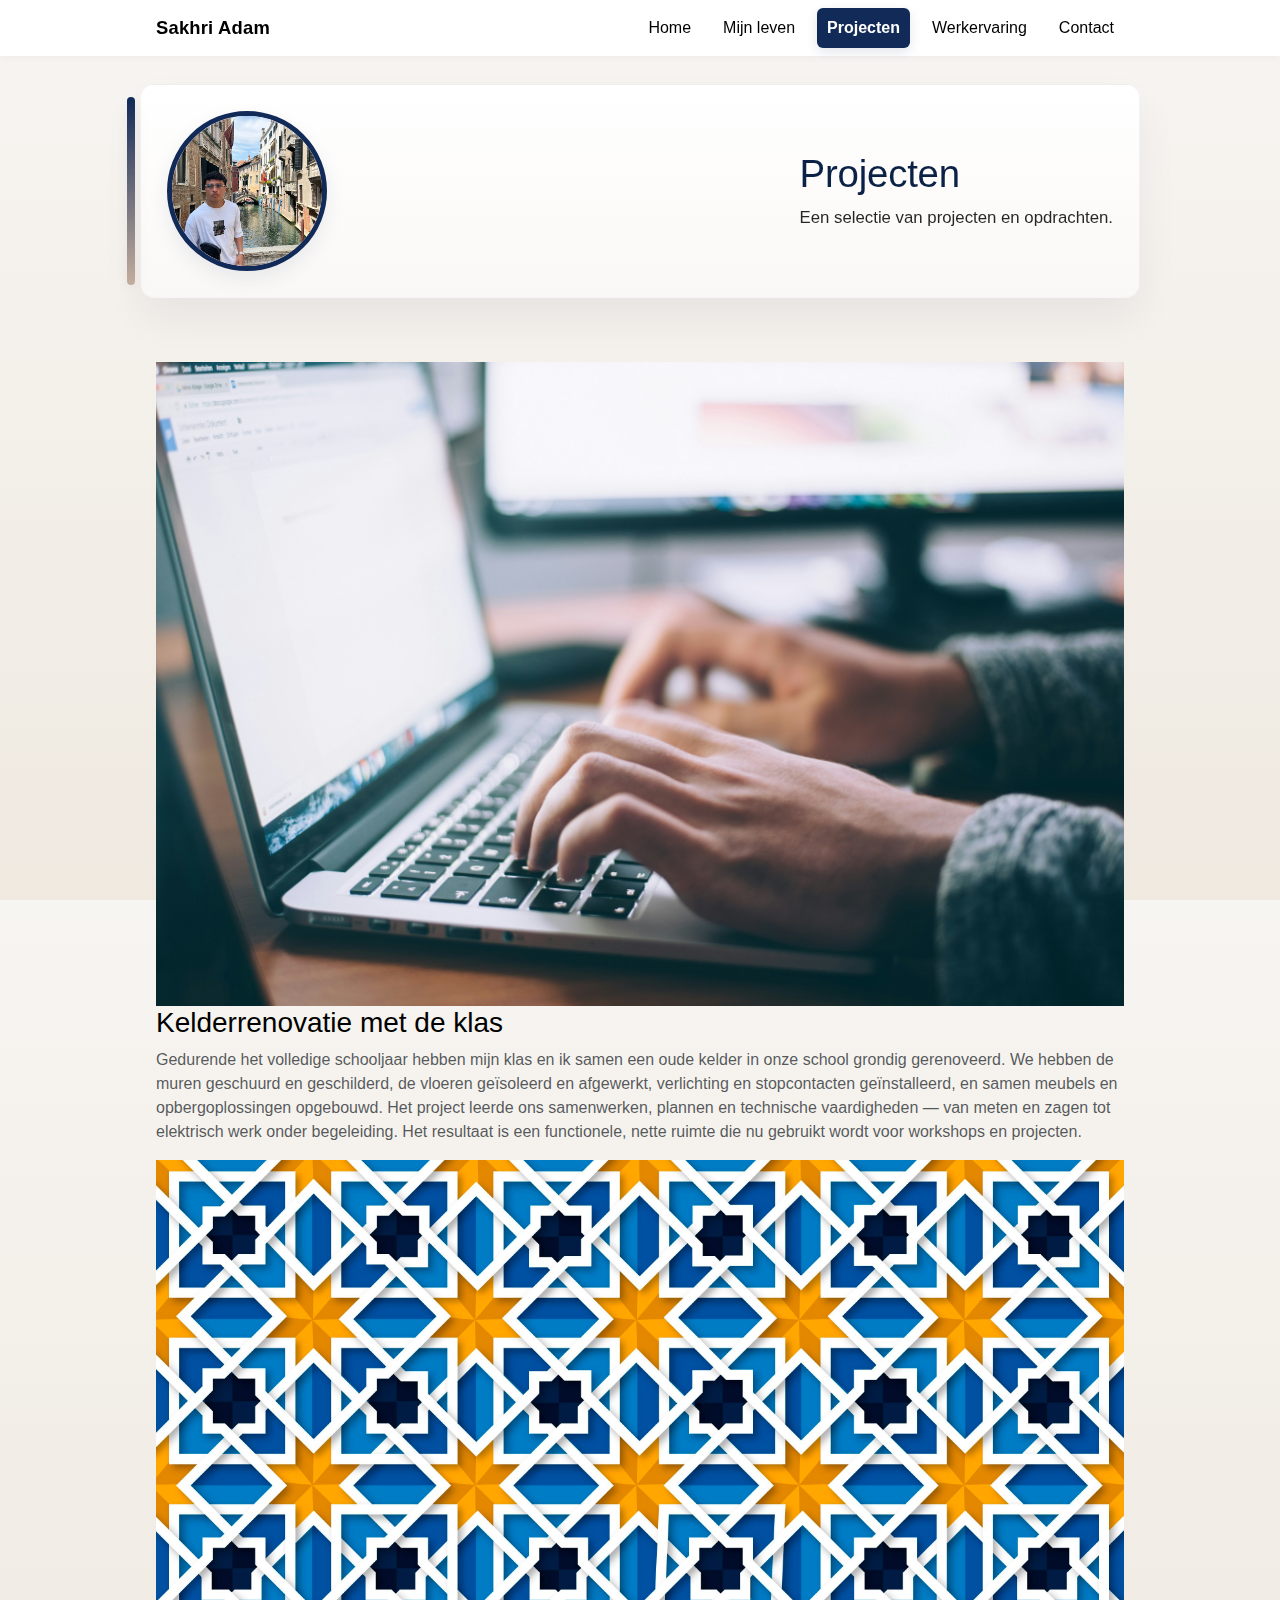
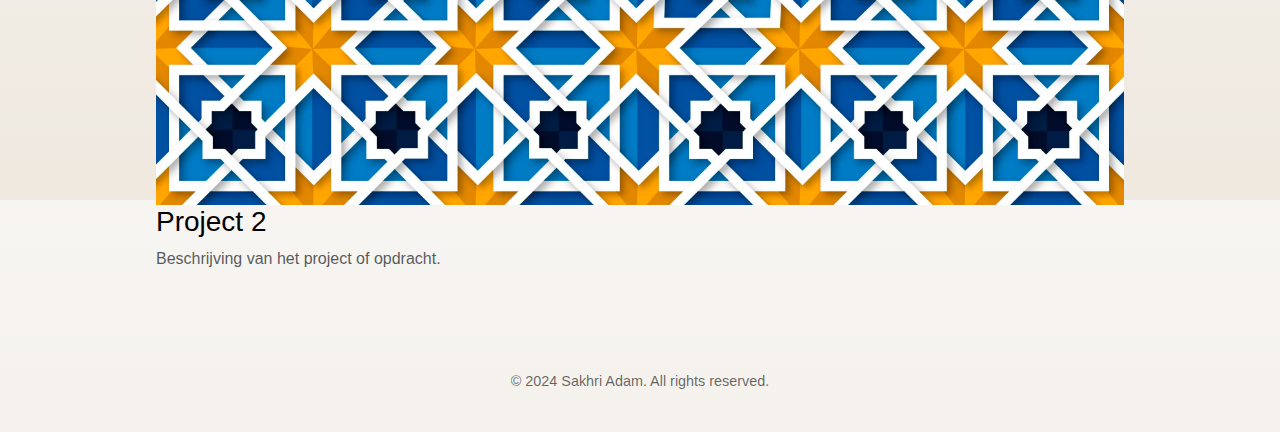
<file: Projecten.html>
<!DOCTYPE html>
<html lang="nl">
<head>
    <meta charset="UTF-8">
    <meta name="viewport" content="width=device-width, initial-scale=1">
    <title>Projecten - Sakhri Adam</title>

    <link href="https://cdn.jsdelivr.net/npm/bootstrap@5.3.2/dist/css/bootstrap.min.css" rel="stylesheet">
    <link rel="stylesheet" href="Style.css">
</head>
<body>
<nav>
    <div class="container">
        <h1>Sakhri Adam</h1>
        <ul class="main-nav">
            <li><a href="Index.html">Home</a></li>
            <li><a href="Index.html#content-groep">Mijn leven</a></li>
            <li><a class="active" href="Projecten.html">Projecten</a></li>
            <li><a href="Werkervaring.html">Werkervaring</a></li>
            <li><a href="Index.html#footer">Contact</a></li>
        </ul>
    </div>
</nav>

<header>
    <div class="container header-inner">
        <div class="profiel-foto">
            <img class="me" src="Assets/Pfoto1.jpg" alt="foto Adam Sakhri"/>
        </div>
        <div class="hero">
            <h2>Projecten</h2>
            <p>Een selectie van projecten en opdrachten.</p>
        </div>
    </div>
</header>

<div class="container">
<main class="content-groep" style="padding-top:20px;">
    <section class="projects-grid">
        <div class="project-card">
            <img src="Assets/glenn-carstens-peters-npxXWgQ33ZQ-unsplash.jpg" alt="Kelder renovatie">
            <h3>Kelderrenovatie met de klas</h3>
            <p class="text-muted">Gedurende het volledige schooljaar hebben mijn klas en ik samen een oude kelder in onze school grondig gerenoveerd. We hebben de muren geschuurd en geschilderd, de vloeren geïsoleerd en afgewerkt, verlichting en stopcontacten geïnstalleerd, en samen meubels en opbergoplossingen opgebouwd. Het project leerde ons samenwerken, plannen en technische vaardigheden — van meten en zagen tot elektrisch werk onder begeleiding. Het resultaat is een functionele, nette ruimte die nu gebruikt wordt voor workshops en projecten.</p>
        </div>
        <div class="project-card">
            <a href="Projecten.html"><img src="Assets/12979732_5102024.jpg" alt="Project 2"></a>
            <h3>Project 2</h3>
            <p class="text-muted">Beschrijving van het project of opdracht.</p>
        </div>
    </section>
</main>
</div>

<footer id="footer" class="footer">
    <div class="contacts">
        <a href="mailto:Sakhriadam52@gmail.com"></a>
    </div>
    <div class="contacts">
        <a href="tel:0492436359"></a>
    </div>
    <div class="contacts">
        <a href="https://www.instagram.com/adam.sakhri/"></a>
    </div>
    <p>© 2024 Sakhri Adam. All rights reserved.</p>
</footer>

</body>
</html>
</file>
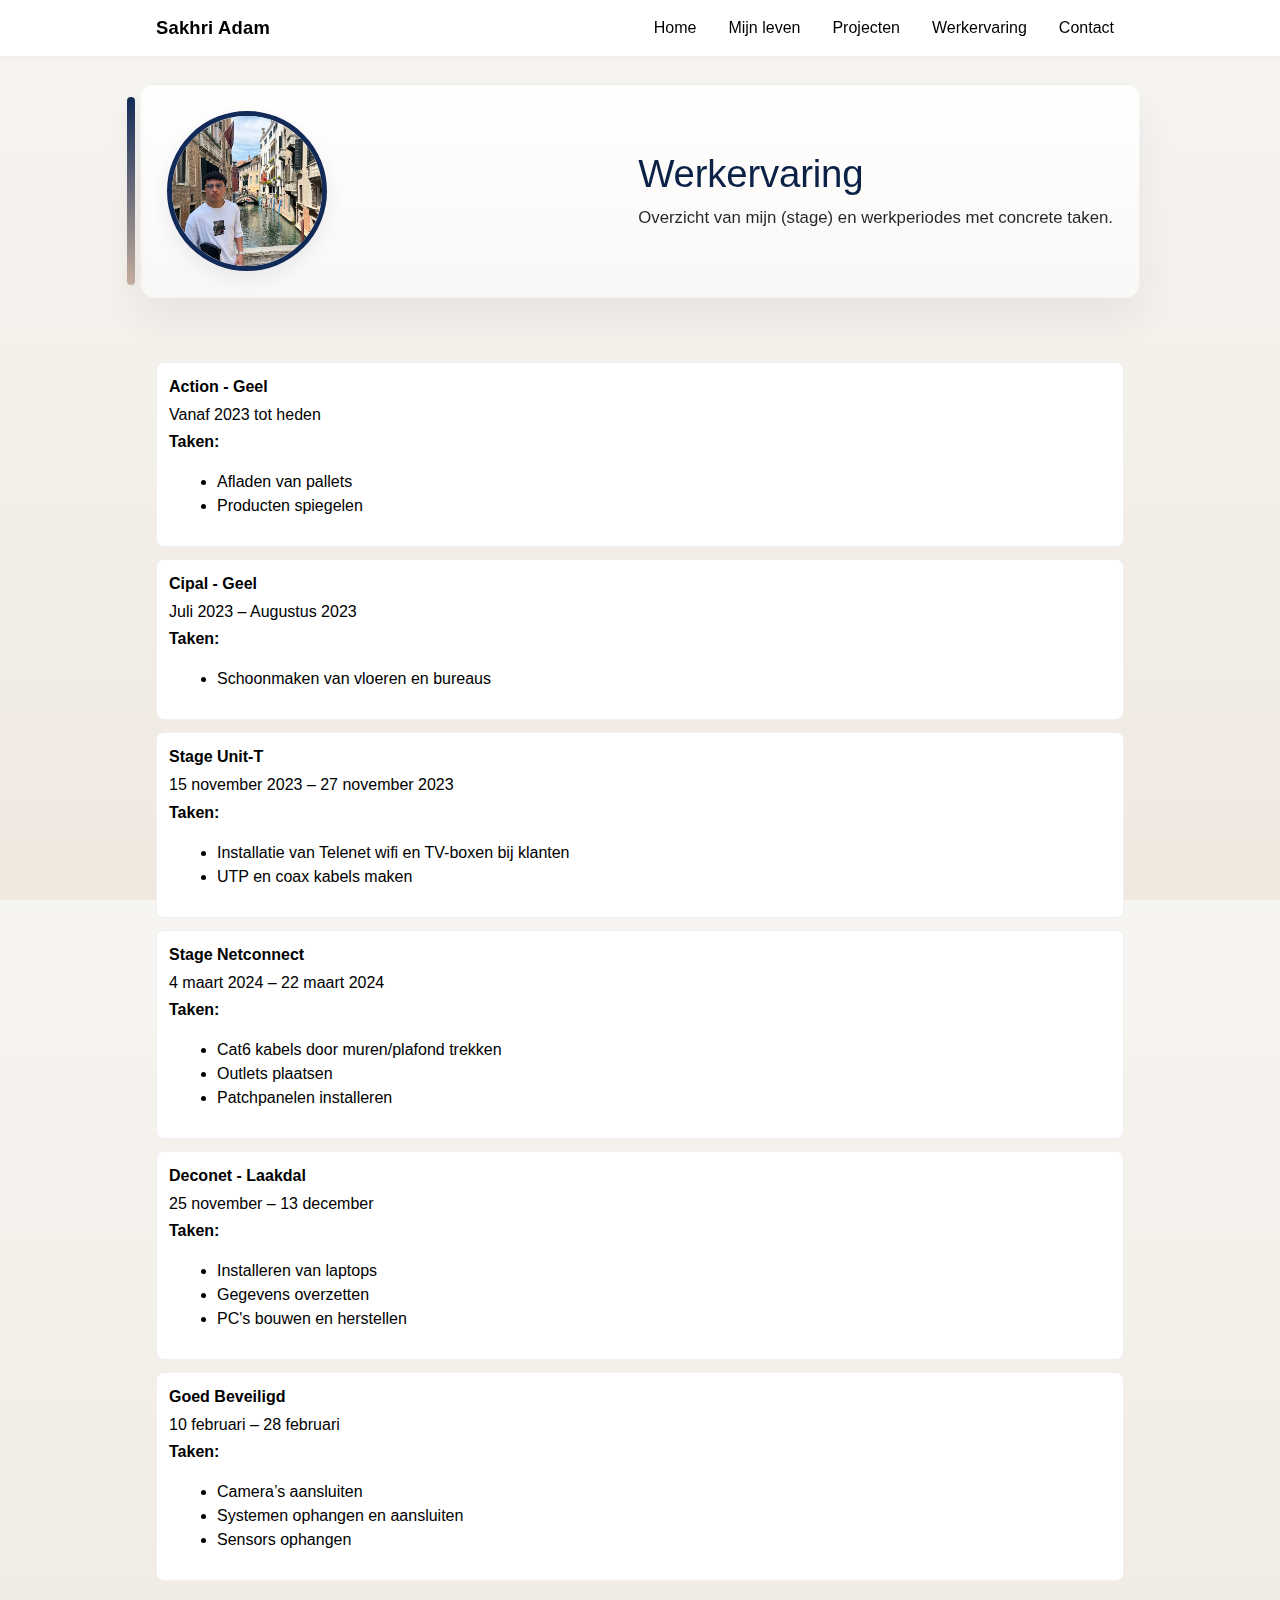
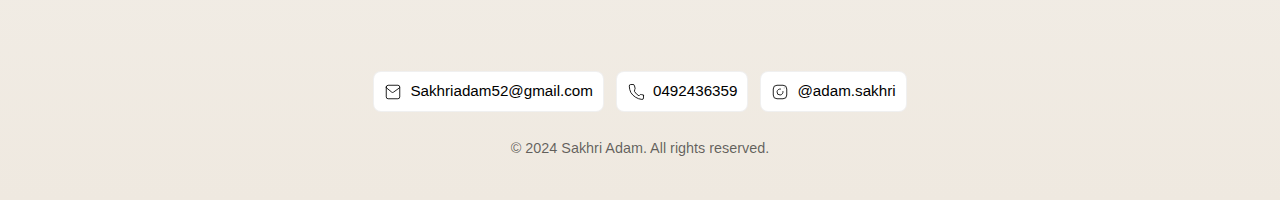
<file: Werkervaring.html>
<!DOCTYPE html>
<html lang="nl">
<head>
    <meta charset="UTF-8">
    <meta name="viewport" content="width=device-width, initial-scale=1">
    <title>Werkervaring - Sakhri Adam</title>

    <link href="https://cdn.jsdelivr.net/npm/bootstrap@5.3.2/dist/css/bootstrap.min.css" rel="stylesheet">
    <link rel="stylesheet" href="Style.css">
</head>
<body>
<nav>
    <div class="container">
        <h1>Sakhri Adam</h1>
        <ul class="main-nav">
            <li><a href="Index.html">Home</a></li>
            <li>  <a href="Index.html#content-groep">Mijn leven</a></li>
            <li><a href="Projecten.html">Projecten</a></li>
            <li><a href="Werkervaring.html">Werkervaring</a></li>
            <li><a href="Index.html#footer">Contact</a></li>
        </ul>
    </div>
</nav>

<header>
    <div class="container header-inner">
        <div class="profiel-foto">
            <img class="me" src="Assets/Pfoto1.jpg" alt="foto Adam Sakhri"/>
        </div>
        <div class="hero">
            <h2>Werkervaring</h2>
            <p>Overzicht van mijn (stage) en werkperiodes met concrete taken.</p>
        </div>
    </div>
</header>

<!-- container wrapper voor main content -->
<div class="container">
<main class="content-groep" style="padding-top:20px;">
    <section class="timeline" aria-label="Werkervaring timeline">
        <!-- Action Geel -->
        <div class="timeline-item">
            <span class="year">Action - Geel</span>
            <div class="content">
                <h3>Vanaf 2023 tot heden</h3>
                <p><strong>Taken:</strong></p>
                <ul>
                    <li>Afladen van pallets</li>
                    <li>Producten spiegelen</li>
                </ul>
            </div>
        </div>

        <!-- Cipal Geel -->
        <div class="timeline-item">
            <span class="year">Cipal - Geel</span>
            <div class="content">
                <h3>Juli 2023 – Augustus 2023</h3>
                <p><strong>Taken:</strong></p>
                <ul>
                    <li>Schoonmaken van vloeren en bureaus</li>
                </ul>
            </div>
        </div>

        <!-- Stage Unit-T -->
        <div class="timeline-item">
            <span class="year">Stage Unit-T</span>
            <div class="content">
                <h3>15 november 2023 – 27 november 2023</h3>
                <p><strong>Taken:</strong></p>
                <ul>
                    <li>Installatie van Telenet wifi en TV-boxen bij klanten</li>
                    <li>UTP en coax kabels maken</li>
                </ul>
            </div>
        </div>

        <!-- Stage Netconnect -->
        <div class="timeline-item">
            <span class="year">Stage Netconnect</span>
            <div class="content">
                <h3>4 maart 2024 – 22 maart 2024</h3>
                <p><strong>Taken:</strong></p>
                <ul>
                    <li>Cat6 kabels door muren/plafond trekken</li>
                    <li>Outlets plaatsen</li>
                    <li>Patchpanelen installeren</li>
                </ul>
            </div>
        </div>

        <!-- Deconet Laakdal -->
        <div class="timeline-item">
            <span class="year">Deconet - Laakdal</span>
            <div class="content">
                <h3>25 november – 13 december</h3>
                <p><strong>Taken:</strong></p>
                <ul>
                    <li>Installeren van laptops</li>
                    <li>Gegevens overzetten</li>
                    <li>PC's bouwen en herstellen</li>
                </ul>
            </div>
        </div>

        <!-- Goed Beveiligd -->
        <div class="timeline-item">
            <span class="year">Goed Beveiligd</span>
            <div class="content">
                <h3>10 februari – 28 februari</h3>
                <p><strong>Taken:</strong></p>
                <ul>
                    <li>Camera’s aansluiten</li>
                    <li>Systemen ophangen en aansluiten</li>
                    <li>Sensors ophangen</li>
                </ul>
            </div>
        </div>

    </section>


</main>
</div>

<footer id="footer" class="footer">
    <div class="container footer-inner">
        <a class="contact-link" href="mailto:Sakhriadam52@gmail.com" aria-label="E-mail sturen">
            <!-- email icon -->
            <svg class="contact-icon" xmlns="http://www.w3.org/2000/svg" width="20" height="20" viewBox="0 0 24 24" fill="none" aria-hidden="true">
                <path d="M3 5.5A2.5 2.5 0 0 1 5.5 3h13A2.5 2.5 0 0 1 21 5.5v13A2.5 2.5 0 0 1 18.5 21h-13A2.5 2.5 0 0 1 3 18.5v-13Z" stroke="#0a0a0a" stroke-width="1.2" stroke-linecap="round" stroke-linejoin="round"/>
                <path d="M21 6.2 12.7 12.2a2 2 0 0 1-2.4 0L3 6.2" stroke="#0a0a0a" stroke-width="1.2" stroke-linecap="round" stroke-linejoin="round"/>
            </svg>
            <span class="contact-label">Sakhriadam52@gmail.com</span>
        </a>

        <a class="contact-link" href="tel:0492436359" aria-label="Bel 0492436359">
            <!-- phone icon -->
            <svg class="contact-icon" xmlns="http://www.w3.org/2000/svg" width="20" height="20" viewBox="0 0 24 24" fill="none" aria-hidden="true">
                <path d="M22 16.92v3a2 2 0 0 1-2.18 2 19.86 19.86 0 0 1-8.63-3.07 19.5 19.5 0 0 1-6-6A19.86 19.86 0 0 1 3.08 4.18 2 2 0 0 1 5 2h3a2 2 0 0 1 2 1.72c.12 1.05.36 2.07.7 3.04a2 2 0 0 1-.45 2.11L9.91 11.09a16 16 0 0 0 6 6l1.22-1.22a2 2 0 0 1 2.11-.45c.97.34 1.99.58 3.04.7A2 2 0 0 1 22 16.92z" stroke="#0a0a0a" stroke-width="1.2" stroke-linecap="round" stroke-linejoin="round"/>
            </svg>
            <span class="contact-label">0492436359</span>
        </a>

        <a class="contact-link" href="https://www.instagram.com/adam.sakhri/?hl=nl" target="_blank" rel="noopener noreferrer" aria-label="Instagram profiel">
            <!-- instagram icon -->
            <svg class="contact-icon" xmlns="http://www.w3.org/2000/svg" width="20" height="20" viewBox="0 0 24 24" fill="none" aria-hidden="true">
                <rect x="3" y="3" width="18" height="18" rx="5" ry="5" stroke="#0a0a0a" stroke-width="1.2"/>
                <path d="M16 11.37A4 4 0 1 1 12.63 8" stroke="#0a0a0a" stroke-width="1.2" stroke-linecap="round" stroke-linejoin="round"/>
                <circle cx="17.5" cy="6.5" r="0.5" fill="#0a0a0a" />
            </svg>
            <span class="contact-label">@adam.sakhri</span>
        </a>
    </div>
    <p>© 2024 Sakhri Adam. All rights reserved.</p>
</footer>

</body>
</html>
</file>
<file: Style.css>
/* Eenvoudige, basis CSS voor de site */
/* Reset en basis */
* { box-sizing: border-box; margin: 0; padding: 0; }
html, body { height: 100%; }
body {
  font-family: Arial, Helvetica, sans-serif;
  color: #000; /* zet alle tekst standaard op zwart */
  background: linear-gradient(180deg, #f7f5f2, #efe9e0);
  -webkit-font-smoothing: antialiased;
}
.container { max-width: 1000px; margin: 0 auto; padding: 16px; }

/* NAV */
nav { background: rgba(255,255,255,0.95); box-shadow: 0 2px 8px rgba(0,0,0,0.04); position: sticky; top: 0; }
nav .container { display:flex; align-items:center; justify-content:space-between; padding-top: 8px; padding-bottom: 8px; }
nav h1 { font-size: 1.15rem; letter-spacing: 0.2px; font-weight:800; margin:0; }
.main-nav { list-style:none; display:flex; gap:12px; padding:0; margin:0; }
.main-nav li { list-style:none; }
.main-nav a { text-decoration:none; color: #000; padding:8px 10px; border-radius:6px; display:inline-block; }
.main-nav a:hover { background: rgba(0,0,0,0.06); }

/* Actieve nav-link styling */
.main-nav a.active {
  background: #112A57; /* donkerblauw passend bij je kleurpalet */
  color: #fff;
  box-shadow: 0 4px 12px rgba(17,42,87,0.12);
  font-weight:700;
}

/* Kleine transities voor een net effect */
.main-nav a, .contact-link { transition: background 150ms ease, color 150ms ease, transform 120ms ease; }

/* HEADER (verbeterde kaart-sheen) */
header {
  width: 100%;
  padding: 28px 0;
}

/* hero container als kaart: wit vlak met zachte schaduw */
.header-inner {
  display: flex;
  flex-direction: column;
  align-items: center;
  gap: 18px;
  /* zachte, lichtgekleurde gradient voor de kaart */
  background: linear-gradient(180deg, #ffffff 0%, #faf8f6 100%);
  border-radius: 14px;
  padding: 22px;
  box-shadow: 0 20px 40px rgba(17,42,87,0.06);
  border: 1px solid rgba(0,0,0,0.04);
}

/* Decorative accent stripe for hero */
.header-inner { position: relative; overflow: visible; }
.header-inner::before {
  content: "";
  position: absolute;
  left: -12px;
  top: 12px;
  bottom: 12px;
  width: 8px;
  border-radius: 6px;
  background: linear-gradient(180deg, #112A57 0%, #C4AD9D 100%);
  box-shadow: 0 6px 16px rgba(17,42,87,0.06);
  transform: translateX(-2px);
  display: none; /* show only on larger screens */
}
@media (min-width: 780px) {
  .header-inner::before { display: block; }
}

/* profielfoto iets groter en met accent-border */
.profiel-foto {
  width: 140px;
  height: 140px;
  border-radius: 50%;
  overflow: hidden;
  border: 5px solid #112A57; /* accentkleur */
  box-shadow: 0 8px 20px rgba(17,42,87,0.08);
}
.profiel-foto img { width: 100%; height: 100%; object-fit: cover; display: block; }

/* hero-tekst verfijningen */
.hero { text-align: center; max-width: 960px; }
.hero h2 {
  font-size: clamp(1.6rem, 3.8vw, 2.4rem);
  color: #0b2246;
  letter-spacing: -0.2px;
  margin: 0 0 8px 0;
}
.hero p, .over-mij { color: rgba(0,0,0,0.85); font-size: clamp(0.95rem, 2vw, 1.05rem); line-height: 1.6; margin: 0; }
.hero-subtitle { color: rgba(0,0,0,0.75); margin-top: 6px; font-weight:600; }

/* Hero subtitle and meta badges */
.hero-meta { display:flex; gap:10px; margin-top:10px; flex-wrap:wrap; }
.hero-meta .badge {
  background: rgba(17,42,87,0.06);
  color: #112A57;
  padding:6px 12px;
  border-radius:999px;
  font-weight:700;
  font-size:0.88rem;
  border: 1px solid rgba(17,42,87,0.06);
}

/* Slightly larger hero text on desktop */
@media (min-width: 980px) {
  .hero p { font-size: 1.05rem; }
}

/* Compact hero layout on wide screens */
@media (min-width: 980px) {
  .header-inner { padding: 28px 34px; }
  .hero { max-width: 720px; }
}

/* Hero action buttons */
.hero-actions { display:flex; gap:12px; margin-top:14px; flex-wrap:wrap; }
.btn-cta {
  display:inline-block;
  background:#112A57;
  color:#fff;
  padding:10px 16px;
  border-radius:10px;
  text-decoration:none;
  font-weight:700;
}
.btn-cta:hover { background:#0e2347; transform: translateY(-2px); }

.btn-outline {
  display:inline-block;
  background:transparent;
  color:#112A57;
  padding:10px 16px;
  border-radius:10px;
  text-decoration:none;
  border:2px solid #112A57;
  font-weight:700;
}
.btn-outline:hover { background: rgba(17,42,87,0.06); transform: translateY(-2px); }

/* op grotere schermen: profielfoto en tekst naast elkaar */
@media (min-width: 780px) {
  .header-inner { flex-direction: row; align-items: center; justify-content: space-between; padding: 26px; }
  .hero { text-align: left; padding-left: 18px; }
  .profiel-foto { width: 160px; height: 160px; }
}

/* MAIN LAYOUT */
main.content-groep { display:block; padding: 12px 0 40px 0; }
.timeline { display:flex; flex-direction:column; gap:12px; }
.timeline-item { background: #fff; padding:12px; border-radius:8px; border:1px solid rgba(0,0,0,0.06); }
.timeline-item .year { color:#000; font-weight:700; display:block; margin-bottom:6px; }
.timeline-item .content h3 { font-size:1rem; margin-bottom:6px; color:#000; }
.timeline-item ul { margin-left:16px; color:#000; }

/* FOOTER */
.footer { background: transparent; padding: 18px 0 24px 0; }
.footer-inner { display:flex; gap:12px; justify-content:center; align-items:center; flex-wrap:wrap; }
.contact-link { display:inline-flex; align-items:center; gap:8px; padding:8px 10px; border-radius:8px; background:#fff; border:1px solid rgba(0,0,0,0.06); text-decoration:none; color:#000; }
.contact-icon { width:18px; height:18px; display:inline-block; }
.contact-label { font-size:0.95rem; color:#000; }
.footer p { margin-top:10px; text-align:center; color:rgba(0,0,0,0.6); font-size:0.9rem; }

/* Responsive */
@media (min-width: 780px) {
  .header-inner { flex-direction:row; align-items:center; justify-content:space-between; }
  .hero { text-align:left; }
  main.content-groep { display:flex; gap:24px; }
  .timeline { flex:1; }
}

/* Utility */
img { max-width:100%; height:auto; display:block; }

/* Zorg dat alle h1 koppen zwart zijn */
h1 { color: #000; }

/* Einde vereenvoudigde CSS */
</file>
